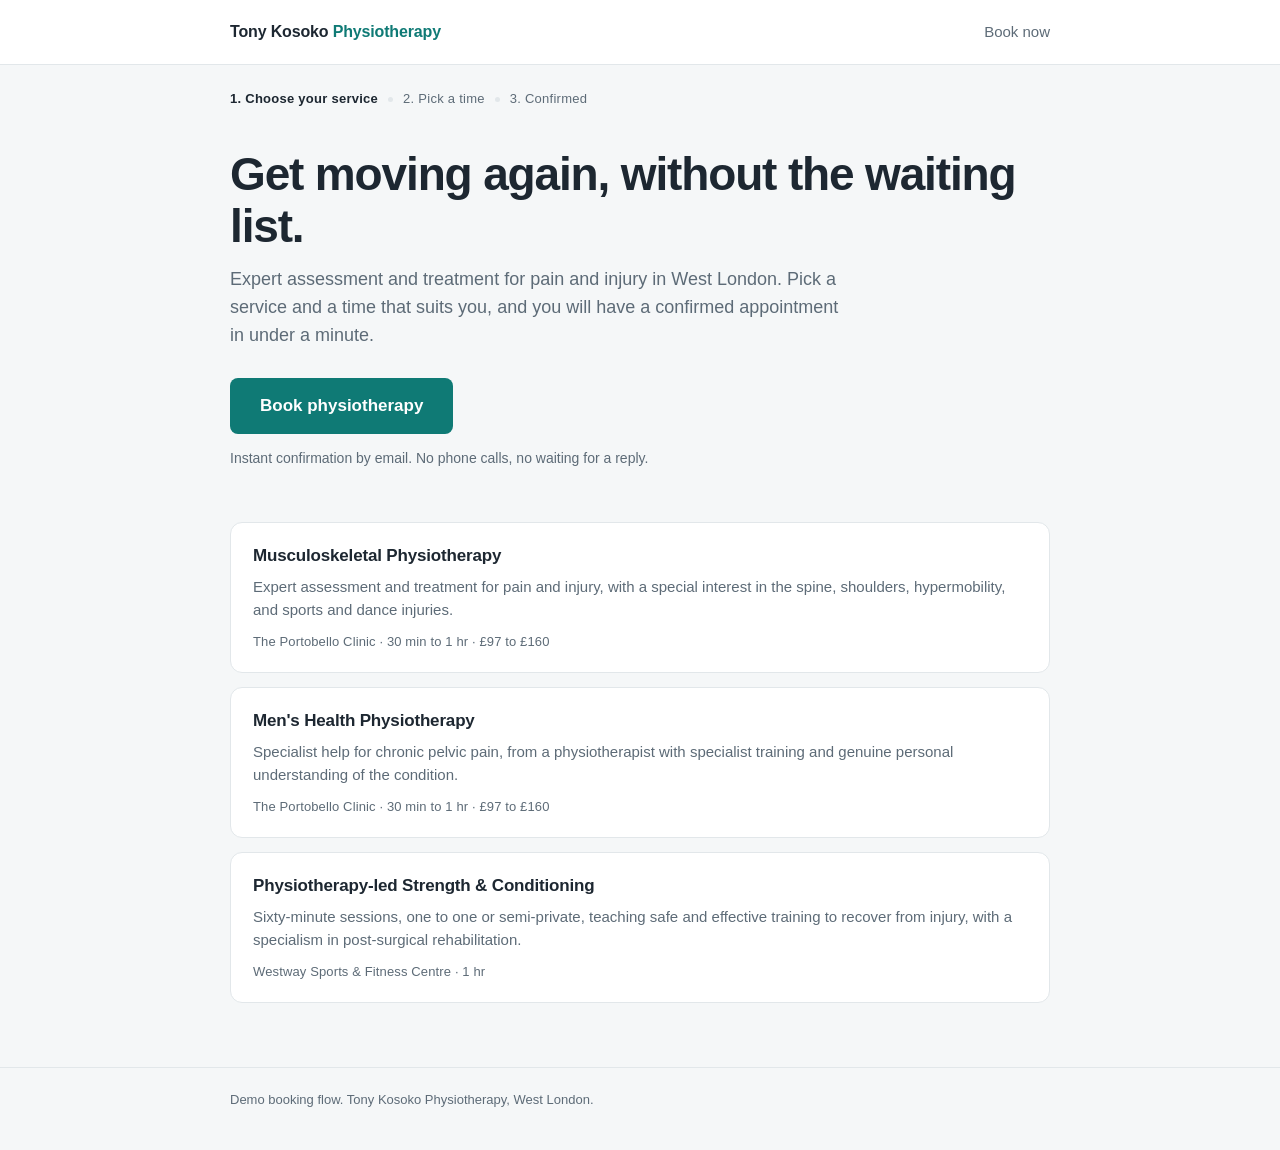
<file: index.html>
<!DOCTYPE html>
<html lang="en-GB">
<head>
<meta charset="utf-8">
<meta name="viewport" content="width=device-width, initial-scale=1">
<title>Tony Kosoko Physiotherapy</title>
<meta name="description" content="Book physiotherapy with Tony Kosoko in West London. Choose your service, pick a time, done in under a minute.">
<meta name="robots" content="noindex">
<link rel="stylesheet" href="style.css">
</head>
<body>

<header class="site-head">
  <div class="wrap">
    <a class="brand" href="index.html">Tony Kosoko <span>Physiotherapy</span></a>
    <a class="head-link" href="book.html">Book now</a>
  </div>
</header>

<main class="wrap">

  <div class="steps">
    <b class="step is-on">1. Choose your service</b>
    <span class="dot"></span>
    <span class="step">2. Pick a time</span>
    <span class="dot"></span>
    <span class="step">3. Confirmed</span>
  </div>

  <section class="hero">
    <h1>Get moving again, without the waiting list.</h1>
    <p class="lead">Expert assessment and treatment for pain and injury in West London. Pick a service and a time that suits you, and you will have a confirmed appointment in under a minute.</p>
    <a class="btn" href="book.html">Book physiotherapy</a>
    <p class="note">Instant confirmation by email. No phone calls, no waiting for a reply.</p>
  </section>

  <section class="services">
    <div class="svc">
      <h2>Musculoskeletal Physiotherapy</h2>
      <p>Expert assessment and treatment for pain and injury, with a special interest in the spine, shoulders, hypermobility, and sports and dance injuries.</p>
      <div class="meta">The Portobello Clinic &middot; 30 min to 1 hr &middot; &pound;97 to &pound;160</div>
    </div>
    <div class="svc">
      <h2>Men's Health Physiotherapy</h2>
      <p>Specialist help for chronic pelvic pain, from a physiotherapist with specialist training and genuine personal understanding of the condition.</p>
      <div class="meta">The Portobello Clinic &middot; 30 min to 1 hr &middot; &pound;97 to &pound;160</div>
    </div>
    <div class="svc">
      <h2>Physiotherapy-led Strength &amp; Conditioning</h2>
      <p>Sixty-minute sessions, one to one or semi-private, teaching safe and effective training to recover from injury, with a specialism in post-surgical rehabilitation.</p>
      <div class="meta">Westway Sports &amp; Fitness Centre &middot; 1 hr</div>
    </div>
  </section>

</main>

<footer class="site-foot">
  <div class="wrap">Demo booking flow. Tony Kosoko Physiotherapy, West London.</div>
</footer>

</body>
</html>
</file>
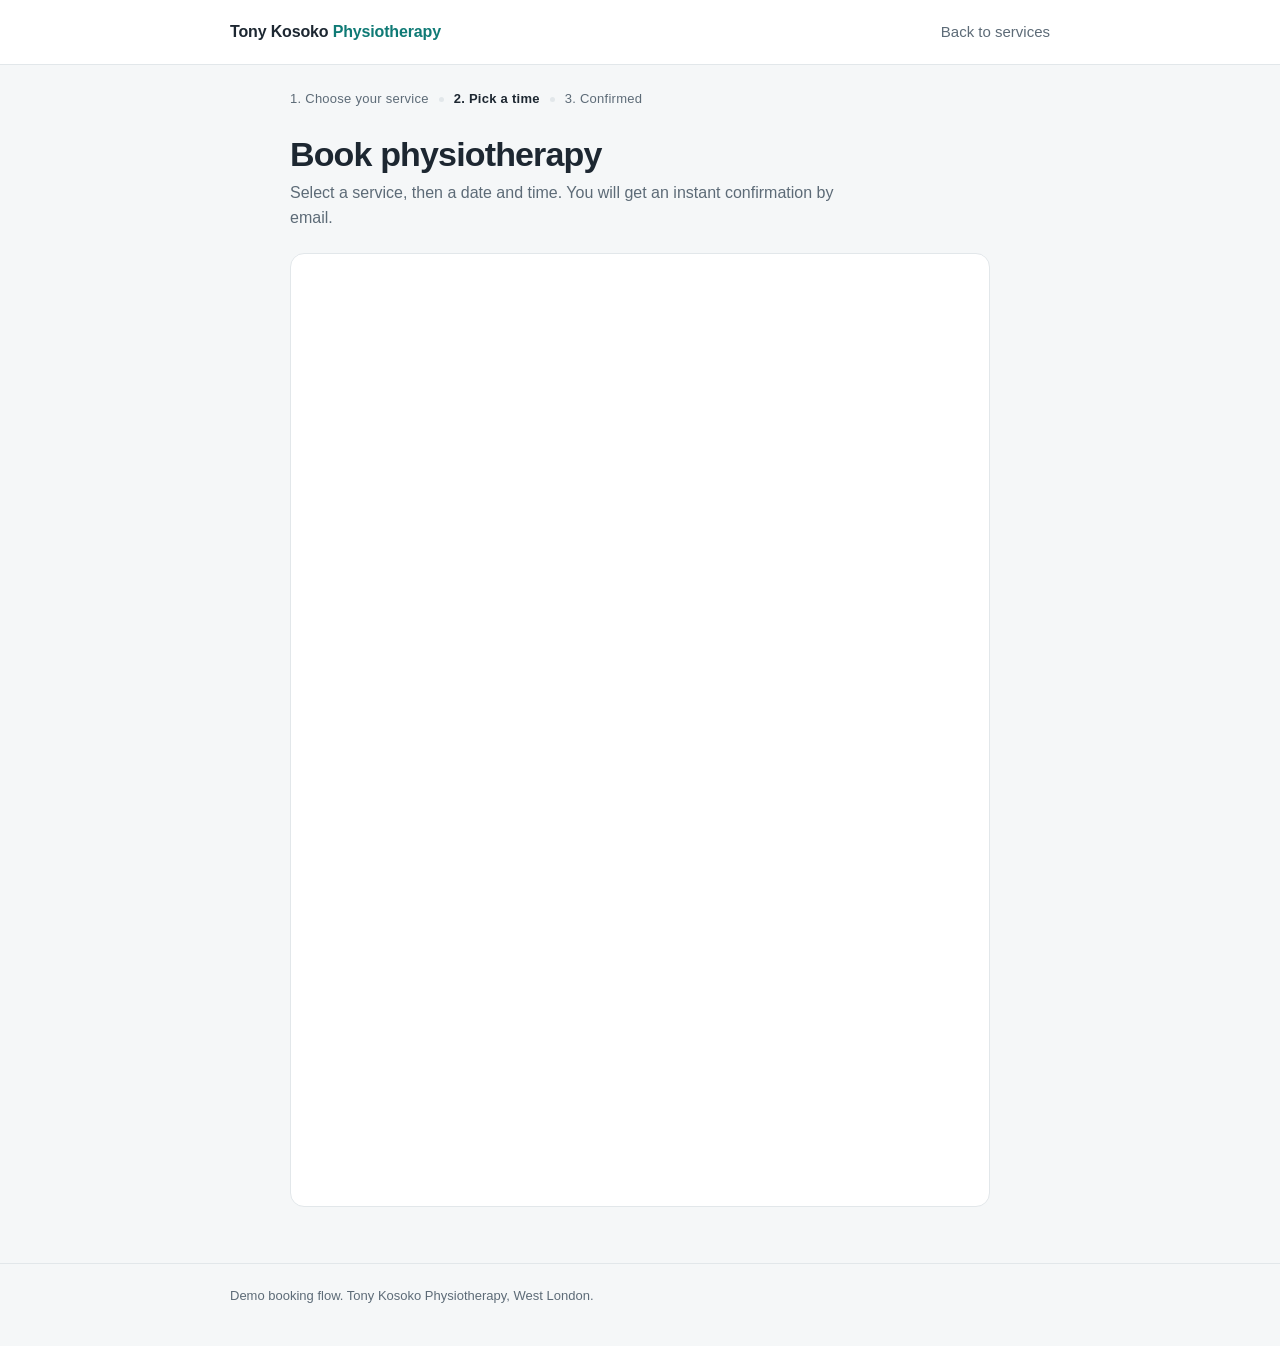
<file: book.html>
<!DOCTYPE html>
<html lang="en-GB">
<head>
<meta charset="utf-8">
<meta name="viewport" content="width=device-width, initial-scale=1">
<title>Book Physiotherapy | Tony Kosoko Physiotherapy</title>
<meta name="robots" content="noindex">
<link rel="stylesheet" href="style.css">
</head>
<body class="booking-page">

<header class="site-head">
  <div class="wrap">
    <a class="brand" href="index.html">Tony Kosoko <span>Physiotherapy</span></a>
    <a class="head-link" href="index.html">Back to services</a>
  </div>
</header>

<main class="wrap">

  <div class="steps">
    <span class="step">1. Choose your service</span>
    <span class="dot"></span>
    <b class="step is-on">2. Pick a time</b>
    <span class="dot"></span>
    <span class="step">3. Confirmed</span>
  </div>

  <section class="booking-head">
    <h1>Book physiotherapy</h1>
    <p class="lead">Select a service, then a date and time. You will get an instant confirmation by email.</p>
  </section>

  <div class="booking">
    <iframe src="https://api.leadconnectorhq.com/booking/lead-mate-c4q6njrjvz9/bp/ZsilMTXBaeIs8YnSlWjc?heightMode=fixed&showHeader=true" allow="payment" scrolling="no" id="ZsilMTXBaeIs8YnSlWjc_1788259026417"></iframe>
  </div>

</main>

<footer class="site-foot">
  <div class="wrap">Demo booking flow. Tony Kosoko Physiotherapy, West London.</div>
</footer>

<script src="https://link.msgsndr.com/js/form_embed.js" type="text/javascript"></script>
<script>
/* form_embed.js parks the iframe off screen (left:-9999px, visibility:hidden)
   and only reveals it when the widget posts an "iframeLoaded" message. That
   message is slow: measured live on a phone viewport, the card sat empty for
   about 23 seconds before the calendar appeared. So reveal it ourselves if
   the helper has not got there first. Same workaround as the one on the live
   site's booking page. */
(function () {
  var frame = document.querySelector('.booking iframe');
  if (!frame) return;

  function reveal() {
    var cs = window.getComputedStyle(frame);
    if (cs.visibility === 'hidden' || cs.opacity === '0' || frame.style.left === '-9999px') {
      /* set properties one by one, never cssText, so any height form_embed.js
         has already applied survives */
      frame.style.opacity = '1';
      frame.style.visibility = 'visible';
      frame.style.pointerEvents = 'auto';
      frame.style.position = 'relative';
      frame.style.left = '0';
      frame.style.display = 'block';
    }
  }

  frame.addEventListener('load', function () {
    setTimeout(reveal, 2500);
    setTimeout(reveal, 6000);
  });
})();
</script>
</body>
</html>
</file>
<file: style.css>
:root {
  --ink: #1d2731;
  --muted: #5d6b77;
  --bg: #f5f7f8;
  --card: #ffffff;
  --line: #e2e7ea;
  --accent: #0f7a75;
  --accent-dark: #0b5f5b;
}

* { box-sizing: border-box; }

body {
  margin: 0;
  background: var(--bg);
  color: var(--ink);
  font-family: -apple-system, BlinkMacSystemFont, "Segoe UI", Helvetica, Arial, sans-serif;
  line-height: 1.55;
  -webkit-font-smoothing: antialiased;
}

.wrap {
  max-width: 860px;
  margin: 0 auto;
  padding: 0 20px;
}

/* Header */
.site-head {
  border-bottom: 1px solid var(--line);
  background: var(--card);
}
.site-head .wrap {
  display: flex;
  align-items: center;
  justify-content: space-between;
  min-height: 64px;
  gap: 16px;
}
.brand {
  font-weight: 650;
  letter-spacing: -0.01em;
  text-decoration: none;
  color: var(--ink);
}
.brand span { color: var(--accent); }
.head-link {
  font-size: 15px;
  color: var(--muted);
  text-decoration: none;
}
.head-link:hover { color: var(--ink); }

/* Steps */
.steps {
  display: flex;
  align-items: center;
  gap: 10px;
  padding: 24px 0 0;
  font-size: 13px;
  color: var(--muted);
  letter-spacing: 0.02em;
}
.steps b {
  font-weight: 600;
  color: var(--ink);
}
.steps .dot {
  width: 5px;
  height: 5px;
  border-radius: 50%;
  background: var(--line);
  flex: none;
}
.steps .step { white-space: nowrap; }
@media (max-width: 620px) {
  .steps .step:not(.is-on),
  .steps .dot { display: none; }
  .steps .is-on::after { content: " (step 1 of 3)"; font-weight: 400; color: var(--muted); }
  .booking-page .steps .is-on::after { content: " (step 2 of 3)"; }
}

/* Hero */
.hero { padding: 40px 0 8px; }
h1 {
  margin: 0 0 14px;
  font-size: clamp(30px, 5.4vw, 46px);
  line-height: 1.12;
  letter-spacing: -0.025em;
}
.lead {
  margin: 0 0 28px;
  font-size: 18px;
  color: var(--muted);
  max-width: 34em;
}

.btn {
  display: inline-block;
  background: var(--accent);
  color: #fff;
  text-decoration: none;
  font-size: 17px;
  font-weight: 600;
  padding: 15px 30px;
  border-radius: 8px;
  transition: background 0.15s ease;
}
.btn:hover { background: var(--accent-dark); }

.note {
  margin: 14px 0 0;
  font-size: 14px;
  color: var(--muted);
}

/* Services */
.services {
  display: grid;
  gap: 14px;
  padding: 44px 0 64px;
}
.svc {
  background: var(--card);
  border: 1px solid var(--line);
  border-radius: 12px;
  padding: 20px 22px;
}
.svc h2 {
  margin: 0 0 6px;
  font-size: 17px;
  letter-spacing: -0.01em;
}
.svc p {
  margin: 0 0 10px;
  color: var(--muted);
  font-size: 15px;
}
.meta {
  font-size: 13px;
  color: var(--muted);
  letter-spacing: 0.01em;
}

/* Booking */
.booking-head { padding: 26px 0 22px; max-width: 700px; margin: 0 auto; }
.booking-head h1 { font-size: clamp(26px, 4.4vw, 34px); margin-bottom: 8px; }
.booking-head .lead { font-size: 16px; margin-bottom: 0; }

/* The embed lays itself out to fill the iframe and scrolls internally, so the
   iframe has to be tall enough for the tallest screen or an inner scrollbar
   appears. Capping the column at 700px keeps the service list in its compact
   one-column layout (889px tall) instead of the two-column one (1238px). */
.booking {
  background: var(--card);
  border: 1px solid var(--line);
  border-radius: 14px;
  padding: 6px;
  overflow: hidden;
  max-width: 700px;
  margin: 0 auto 56px;
}
.booking iframe {
  display: block;
  width: 100%;
  border: 0;
  min-height: 940px;
  overflow: hidden !important;
}
@media (max-width: 519px) {
  .booking iframe { min-height: 1010px; }
}
/* Give the calendar's day grid its width back on a phone: break the card out
   of the .wrap gutter down to an 8px inset and drop the inner padding. The
   20px gutter plus 6px padding was costing 54px of a 375px screen. */
@media (max-width: 620px) {
  .booking { margin-inline: -12px; padding: 0; }
}

.back {
  display: inline-block;
  margin: 0 0 18px;
  font-size: 15px;
  color: var(--muted);
  text-decoration: none;
}
.back:hover { color: var(--ink); }

/* Footer */
.booking-page .steps { max-width: 700px; margin: 0 auto; }

.site-foot {
  border-top: 1px solid var(--line);
  padding: 22px 0 40px;
  font-size: 13px;
  color: var(--muted);
}
</file>
